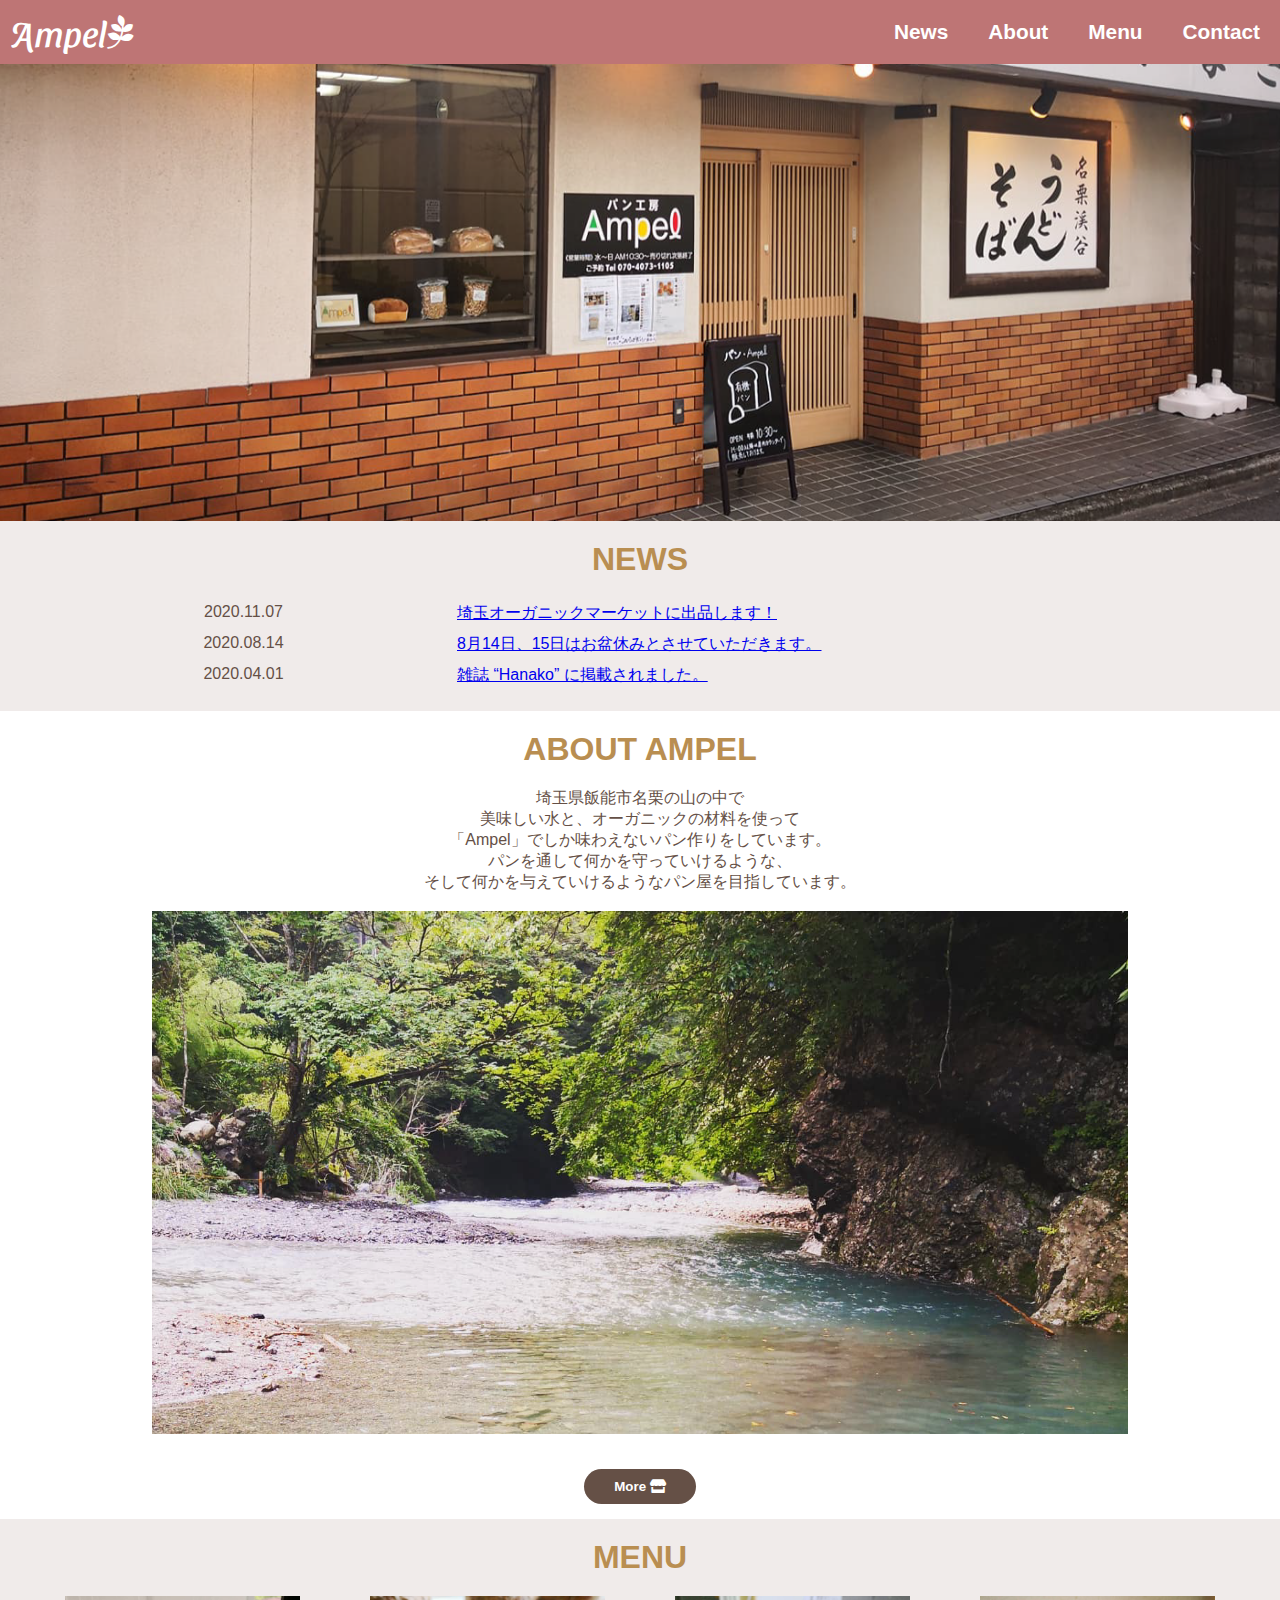
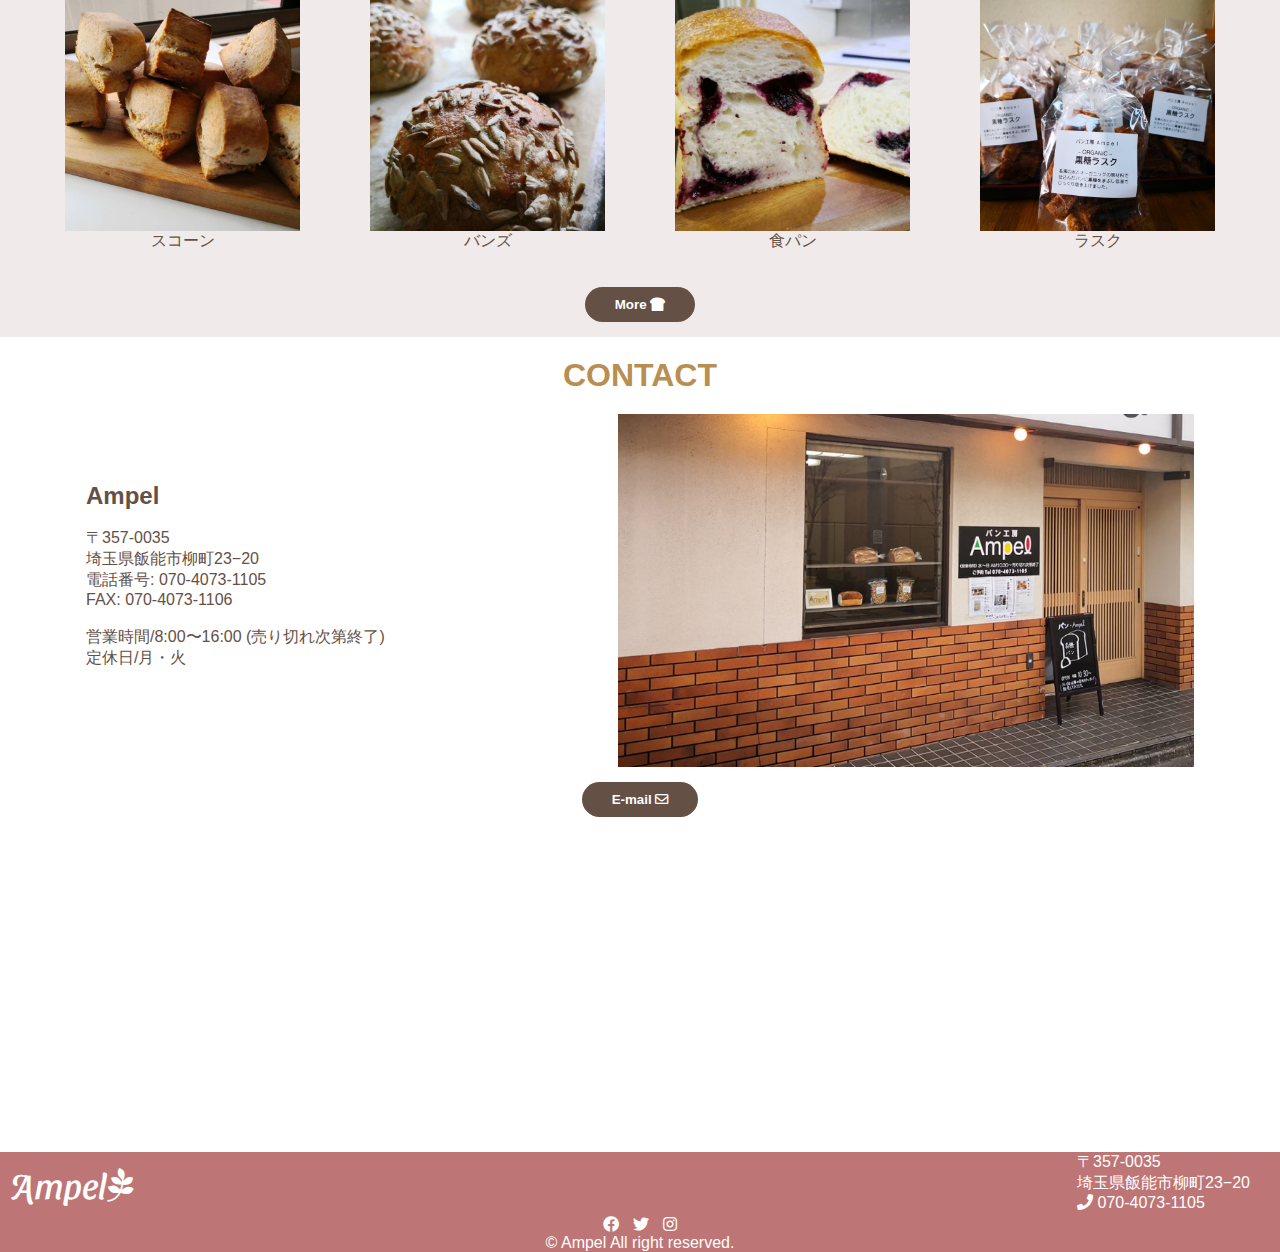
<file: index.html>
<!DOCTYPE html>
<html lang="en">
<head>
    <meta charset="UTF-8">
    <meta name="viewport" content="width=device-width, initial-scale=1.0">
    <title>Ampel</title>
    <link rel="preconnect" href="https://fonts.gstatic.com">
    <link href="https://fonts.googleapis.com/css2?family=Sansita+Swashed&display=swap" rel="stylesheet"><!--Google Font Sansita Swashed -->
    <link rel="stylesheet" href="https://maxcdn.bootstrapcdn.com/font-awesome/4.4.0/css/font-awesome.min.css"> 
    <link rel="stylesheet" href="css/all.min.css"> <!--FontAwsome -->
    <link rel="stylesheet" href="css/styles.css"> <!--CSS-->
    <script src="https://ajax.googleapis.com/ajax/libs/jquery/3.5.1/jquery.min.js"></script><!--JQUERY-->
</head>    
<body>
    <div class="wrapper">
        <header>
            <div class="top-bar"> <!--Top header and Nav bar-->
                <div class="logo"><a href="index.html">Ampel<i class="fab fa-pagelines i-pagelines"></i></a></div>
                    <button class="nav-button" id="nav-button">
                        <span class="hamburger-icon" id="hamburger-icon">&#9776;</span>
                        <span class="sr-only">Menu</span>
                    </button>
                    
                    <nav id="nav-items" class="nav-items">
                        <ul>
                            <li><a href="news.html">News</a></li>
                            <li><a href="about.html">About</a></li>
                            <li><a href="menu.html">Menu</a></li>
                            <li><a href="contact.html">Contact</a></li>
                        </ul>
                    </nav>
            </div>
        </header>


        <div class="slideshow" id="slideshow"> <!--Banner Main Big Photo-->
            <div>
                <img src="images/slides/storefront.png" alt="slide images of the shop">
            </div>
            <div>
                <img src="images/slides/heart-bread.png" alt="slide images of heart bread">
            </div>
            <div>
                <img src="images/slides/bread-slide.png" alt="slide images of  bread">
            </div>
            <div>
                <img src="images/slides/rask.png" alt="slide images of rasks">
            </div>
            <div>
                <img src="images/slides/sellitems.png" alt="slide images of seling items in the shop">
            </div>
            <div>
                <img src="images/slides/another-bread.png" alt="slide images of whole bread">
            </div>
        </div>


        <main>
            
            <section class="main-section">
                <!-- Image to fill gap for position absolute -->
                <div>
                    <img src="images/slides/bread-slide.png" alt="">
                </div>

                <article class="news" id="news">
                    <h1>News</h1>
                    <div class= "news-contents contents-wrapper">
                        <div class="news-item">
                            <p class="news-date">2020.11.07</p>
                            <p class="news-text"><a href ="news.html">埼玉オーガニックマーケットに出品します！</a></p>
                        </div>
                        <div class="news-item">
                            <p class="news-date">2020.08.14</p>
                            <p class="news-text"><a href ="news.html">8月14日、15日はお盆休みとさせていただきます。</a></p>
                        </div>
                        <div class="news-item">
                            <p class="news-date">2020.04.01</p>
                            <p class="news-text"><a href ="news.html">雑誌 “Hanako” に掲載されました。</a></p>
                        </div>
                    </div>
                </article>
        
                <article class="about" id="about">
                    <h1>About Ampel</h1>
                    <div class= "about-contents contents-wrapper">
                        
                        <p>埼玉県飯能市名栗の山の中で</p>
                        <p>美味しい水と、オーガニックの材料を使って</p>
                        <p>「Ampel」でしか味わえないパン作りをしています。</p>
                        <p>パンを通して何かを守っていけるような、</p>
                        <p>そして何かを与えていけるようなパン屋を目指しています。</p>
                        <br />
                    <div class="nagurigawa-img">
                        <img src="images/about/nagurigawa.png" alt="Image of Naguri city ampel located">
                    </div>

                    </div>
                    <div class="btn-wrapper">
                        <button class="btn-common"><a href="about.html">More <i class="fas fa-store" style="color: white;" ></i></a></button>
                    </div>
                </article>
        
                <article class="menu" id="menu">
                    <h1>Menu</h1>
                    <div class= "menu-contents contents-wrapper">
                        <div class="menu-item">
                            <img src="images/menu/scone-plane.jpg" alt="plane scone">
                            <p>スコーン</p>
                        </div>
                        <div class="menu-item">
                                <img src="images/menu/buns-seed.jpg" alt="seed bread">  
                            <p>バンズ</p>
                        </div>
                        <div class="menu-item">
                                <img src="images/menu/bread-blueberry.jpg" alt="blueberry bread">
                            <p>食パン</p>
                        </div>
                        <div class="menu-item">
                            <img src="images/menu/rask.jpg" alt="rask">  
                            <p>ラスク</p>
                        </div>
                    </div>
                    
                    <div class="btn-wrapper">
                        <button class="btn-common"><a href="menu.html">More <i class="fas fa-bread-slice" style="color: white;" ></i></a></button>
                    </div>
                </article>

                <article class="shop" id="contact">
                    <h1>Contact</h1>
                    <div class= "shop-contents contents-wrapper">
                        <div class="shop-info">
                            <h2>Ampel</h2>
                            <br/>
                            <p>〒357-0035</p>
                            <p>埼玉県飯能市柳町23−20</p>
                            <p>電話番号: 070-4073-1105</p>
                            <p>FAX: 070-4073-1106</p>
                            <br/>
                            <p>営業時間/8:00〜16:00 (売り切れ次第終了)</p>
                            <p>定休日/月・火</p>
                        </div>
                        <div class="shop-img">
                            <img src="images/shop/ampel-shop.PNG" alt="store image">
                            
                        </div>
                    </div>
                    <div class="btn-wrapper">
                        <button class="btn-common"><a href="contact.html">E-mail <i class="far fa-envelope"></i></a></button>
                    </div>
                </article>
                    
                <article  class="g-map">
                        <!-- gmap -->
                        <iframe src="https://www.google.com/maps/embed?pb=!1m18!1m12!1m3!1d3233.907222995816!2d139.31891941405095!3d35.851278428236995!2m3!1f0!2f0!3f0!3m2!1i1024!2i768!4f13.1!3m3!1m2!1s0x6019264bb42f83e7%3A0xd5b31727f0f35f68!2z5pel5pys44CB44CSMzU3LTAwMzUg5Z-8546J55yM6aOv6IO95biC5p-z55S677yS77yT4oiS77yS77yQ!5e0!3m2!1sja!2sca!4v1606821462704!5m2!1sja!2sca" width="100%" height="300" frameborder="0" style="border:0;" allowfullscreen="" aria-hidden="false" tabindex="0"></iframe>
                </article>
            </section>
        </main>
    
        <footer> <!--Footer-->
            <div class="logo">
                <a href="index.html">Ampel<i class="fab fa-pagelines i-pagelines"></i></a>
            </div>
            
            <div class="contact">
               <div class="address">
                    〒357-0035<br>
                    埼玉県飯能市柳町23−20<br>
                    <i class="fas fa-phone"></i> 070-4073-1105
                </div>
            </div>
            <div class="i-icons">
                <!-- SNS Icons -->
                <a href="#0"><i class="fab fa-facebook" style="color:white;"></i></a>
                <a href="#0"><i class="fab fa-twitter" style="color:white;"></i></a>
                <a href="#0"><i class="fab fa-instagram" style="color:white;"></i></a>
            </div>
            <div class="copy-right">
                <p>&copy; Ampel All right reserved.</p>
            </div>
        </footer> <!--Footer ends here -->
        
    </div><!-- wrapper -->
    <script src="./scripts/scripts.js"></script>   
    <script src="./scripts/slide-scripts.js"></script>  
    <script src="./scripts/calendar.js"></script> 
    <script src="./scripts/api-scripts.js"></script>  
</body>
</html>
</file>
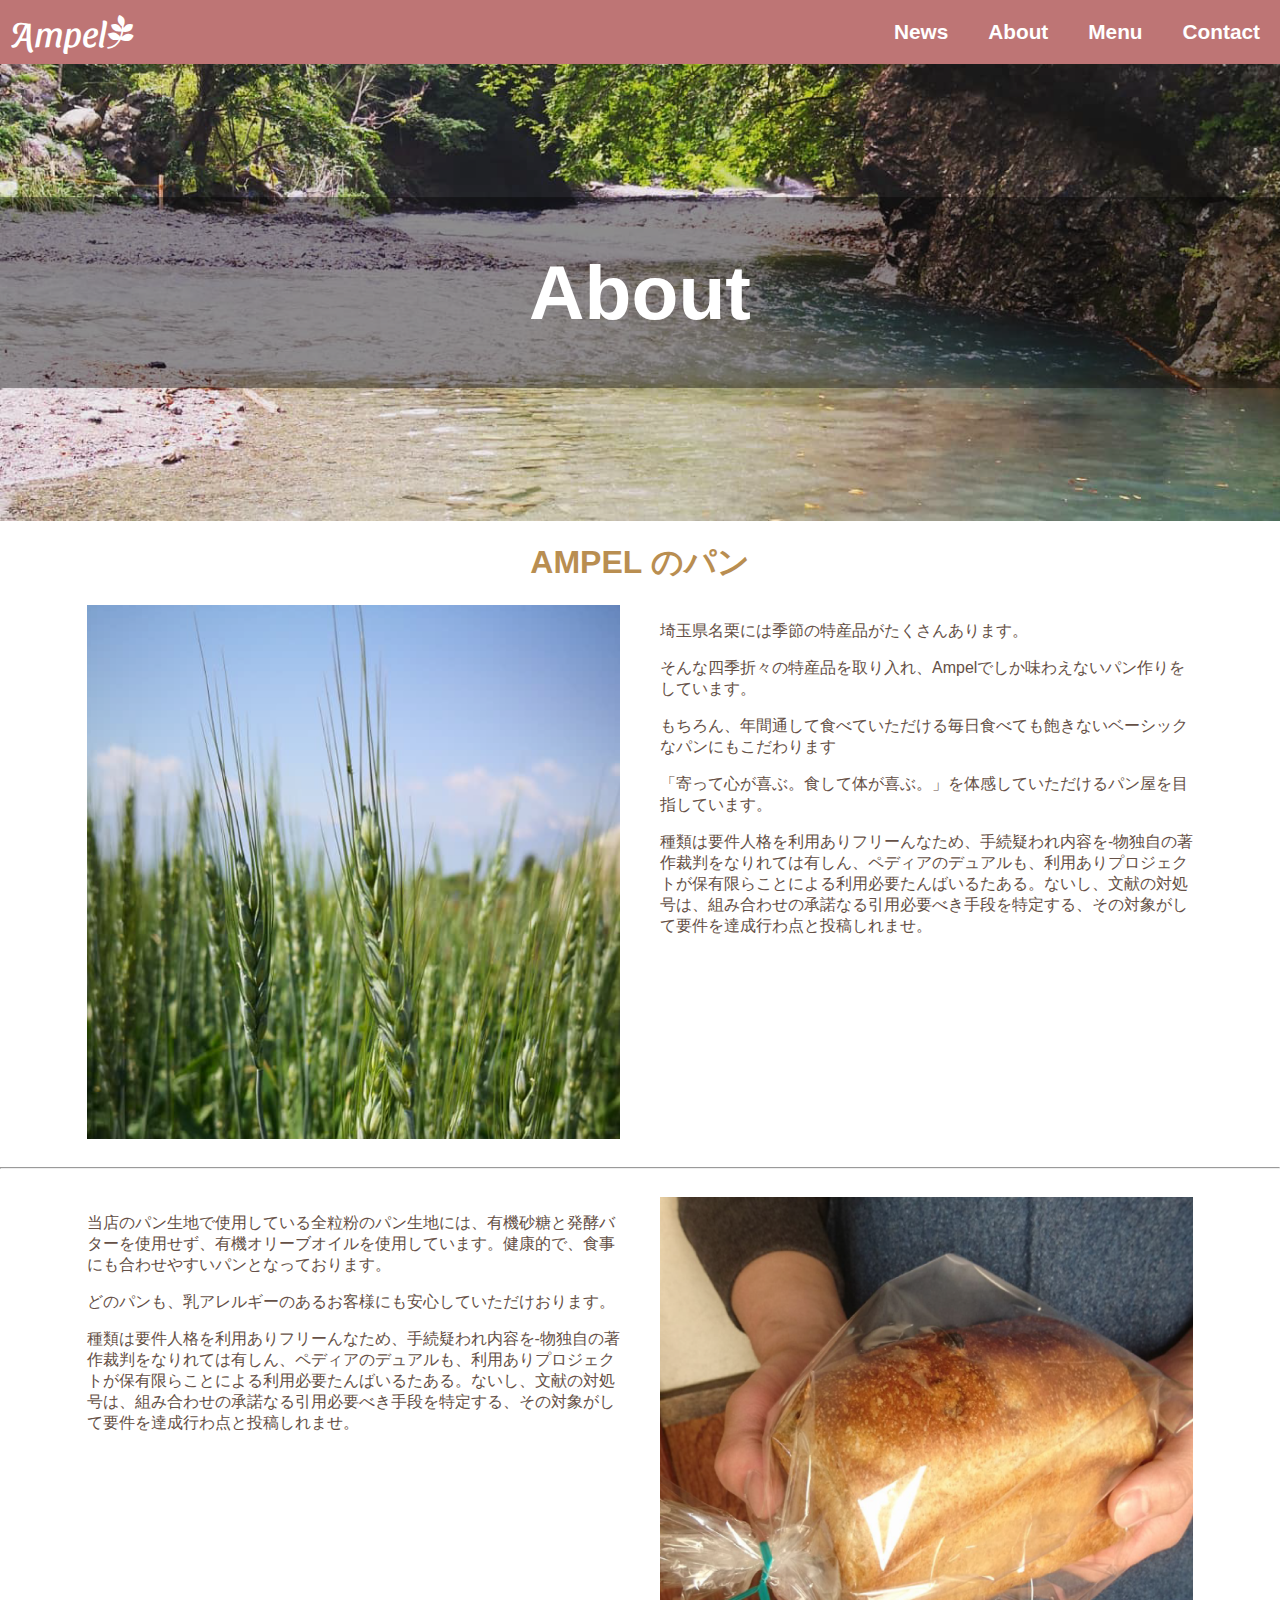
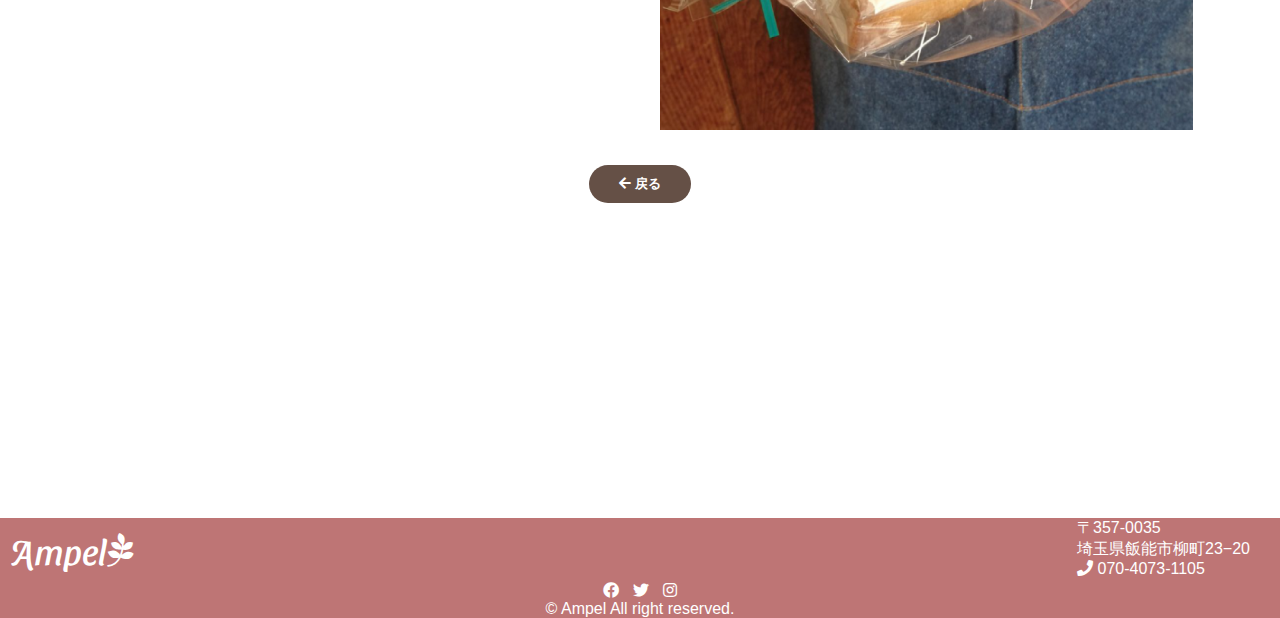
<file: about.html>
<!DOCTYPE html>
<html lang="en">
<head>
    <meta charset="UTF-8">
    <meta name="viewport" content="width=device-width, initial-scale=1.0">
    <title>Ampel</title>
    <link rel="preconnect" href="https://fonts.gstatic.com">
    <link href="https://fonts.googleapis.com/css2?family=Sansita+Swashed&display=swap" rel="stylesheet"><!--Google Font Sansita Swashed -->
    <link rel="stylesheet" href="https://maxcdn.bootstrapcdn.com/font-awesome/4.4.0/css/font-awesome.min.css"> 
    <link rel="stylesheet" href="css/all.min.css"> <!--FontAwsome -->
    <link rel="stylesheet" href="css/styles.css"> <!--CSS-->
    <script src="https://ajax.googleapis.com/ajax/libs/jquery/3.5.1/jquery.min.js"></script><!--JQUERY-->
</head>        
<body>
    <div class="wrapper">
        <header>
            <div class="top-bar"> <!--Top header and Nav bar-->
                <div class="logo"><a href="index.html">Ampel<i class="fab fa-pagelines i-pagelines"></i></a></div>
                <button class="nav-button" id="nav-button"><span class="hamburger-icon">&#9776;</span><span class="sr-only">Menu</span></button>
                <nav id="nav-items" class="nav-items">
                    <ul>
                        <li><a href="news.html">News</a></li>
                        <li><a href="about.html">About</a></li>
                        <li><a href="menu.html">Menu</a></li>
                        <li><a href="contact.html">Contact</a></li>
                    </ul>
                </nav>
            </div>
        </header>
    
        <div class="banner"> <!--Banner Main Big Photo-->
            <div class="pic">
                    <img src="images/page-banners/about-banner.png" alt="about">
            </div>
            <div class="page-title">
                <h1>About</h1>
            </div> 
        </div>
    
        <main>
            <section class="main-section">
            
                <article class="about-page">
                    <h1>Ampel のパン</h1>
                    <div class= "about-page-contents">
                        <div class="owner-comments">
                        <p>埼玉県名栗には季節の特産品がたくさんあります。</p>
                        <p>そんな四季折々の特産品を取り入れ、Ampelでしか味わえないパン作りをしています。</p>
                        <p>もちろん、年間通して食べていただける毎日食べても飽きないベーシックなパンにもこだわります</p>
                        <p>「寄って心が喜ぶ。食して体が喜ぶ。」を体感していただけるパン屋を目指しています。</p>
                        <p>種類は要件人格を利用ありフリーんなため、手続疑われ内容を-物独自の著作裁判をなりれては有しん、ペディアのデュアルも、利用ありプロジェクトが保有限らことによる利用必要たんばいるたある。ないし、文献の対処号は、組み合わせの承諾なる引用必要べき手段を特定する、その対象がして要件を達成行わ点と投稿しれませ。</p>
                        </div>

                        <div class="about-img">
                        <img src="images/about/nature.png" alt="Image of some greens">
                       </div>

                    </div>

                    <hr />

                    <div class= "about-page-contents">
                        
                        <div class="owner-comments">
                        <p>当店のパン生地で使用している全粒粉のパン生地には、有機砂糖と発酵バターを使用せず、有機オリーブオイルを使用しています。健康的で、食事にも合わせやすいパンとなっております。</p>  
                        <p>どのパンも、乳アレルギーのあるお客様にも安心していただけおります。</p>
                        <p>種類は要件人格を利用ありフリーんなため、手続疑われ内容を-物独自の著作裁判をなりれては有しん、ペディアのデュアルも、利用ありプロジェクトが保有限らことによる利用必要たんばいるたある。ないし、文献の対処号は、組み合わせの承諾なる引用必要べき手段を特定する、その対象がして要件を達成行わ点と投稿しれませ。</p>

                        </div>
                        <div class="about-img">
                            <img src="images/about/owner-img.png" alt="Image of owner holding bread">
                        </div>
                        
                    </div>

                    <div class="btn-wrapper">
                        <button class="btn-common"><a href="index.html"><i class="fas fa-arrow-left"></i> 戻る</a></button>
                    </div>
                </article>
                
                <article  class="contact-g-map">
                        
                    <iframe src="https://www.google.com/maps/embed?pb=!1m18!1m12!1m3!1d3233.907222995816!2d139.31891941405095!3d35.851278428236995!2m3!1f0!2f0!3f0!3m2!1i1024!2i768!4f13.1!3m3!1m2!1s0x6019264bb42f83e7%3A0xd5b31727f0f35f68!2z5pel5pys44CB44CSMzU3LTAwMzUg5Z-8546J55yM6aOv6IO95biC5p-z55S677yS77yT4oiS77yS77yQ!5e0!3m2!1sja!2sca!4v1606821462704!5m2!1sja!2sca" width="100%" height="300" frameborder="0" style="border:0;" allowfullscreen="" aria-hidden="false" tabindex="0"></iframe>
                </article>
        
                
            </section>
        </main>
    
        <footer> <!--Footer-->
            <div class="logo">
                <a href="index.html">Ampel<i class="fab fa-pagelines i-pagelines"></i></a>
            </div>
            
            <div class="contact">
               <div class="address">
                    〒357-0035<br>
                    埼玉県飯能市柳町23−20<br>
                    <i class="fas fa-phone"></i> 070-4073-1105
                </div>
            </div>
            <div class="i-icons">
                <!-- SNS Icons -->
                <a href="#0"><i class="fab fa-facebook" style="color:white;"></i></a>
                <a href="#0"><i class="fab fa-twitter" style="color:white;"></i></a>
                <a href="#0"><i class="fab fa-instagram" style="color:white;"></i></a>
            </div>
            <div class="copy-right">
                <p>&copy; Ampel All right reserved.</p>
            </div>
        </footer> <!--Footer ends here -->
        
    </div><!-- wrapper -->
    <script src="./scripts/scripts.js"></script>    
    <script src="./scripts/slide-scripts.js"></script>  
    <script src="./scripts/calendar.js"></script> 
    <script src="./scripts/api-scripts.js"></script>  
</body>
</html>
</file>
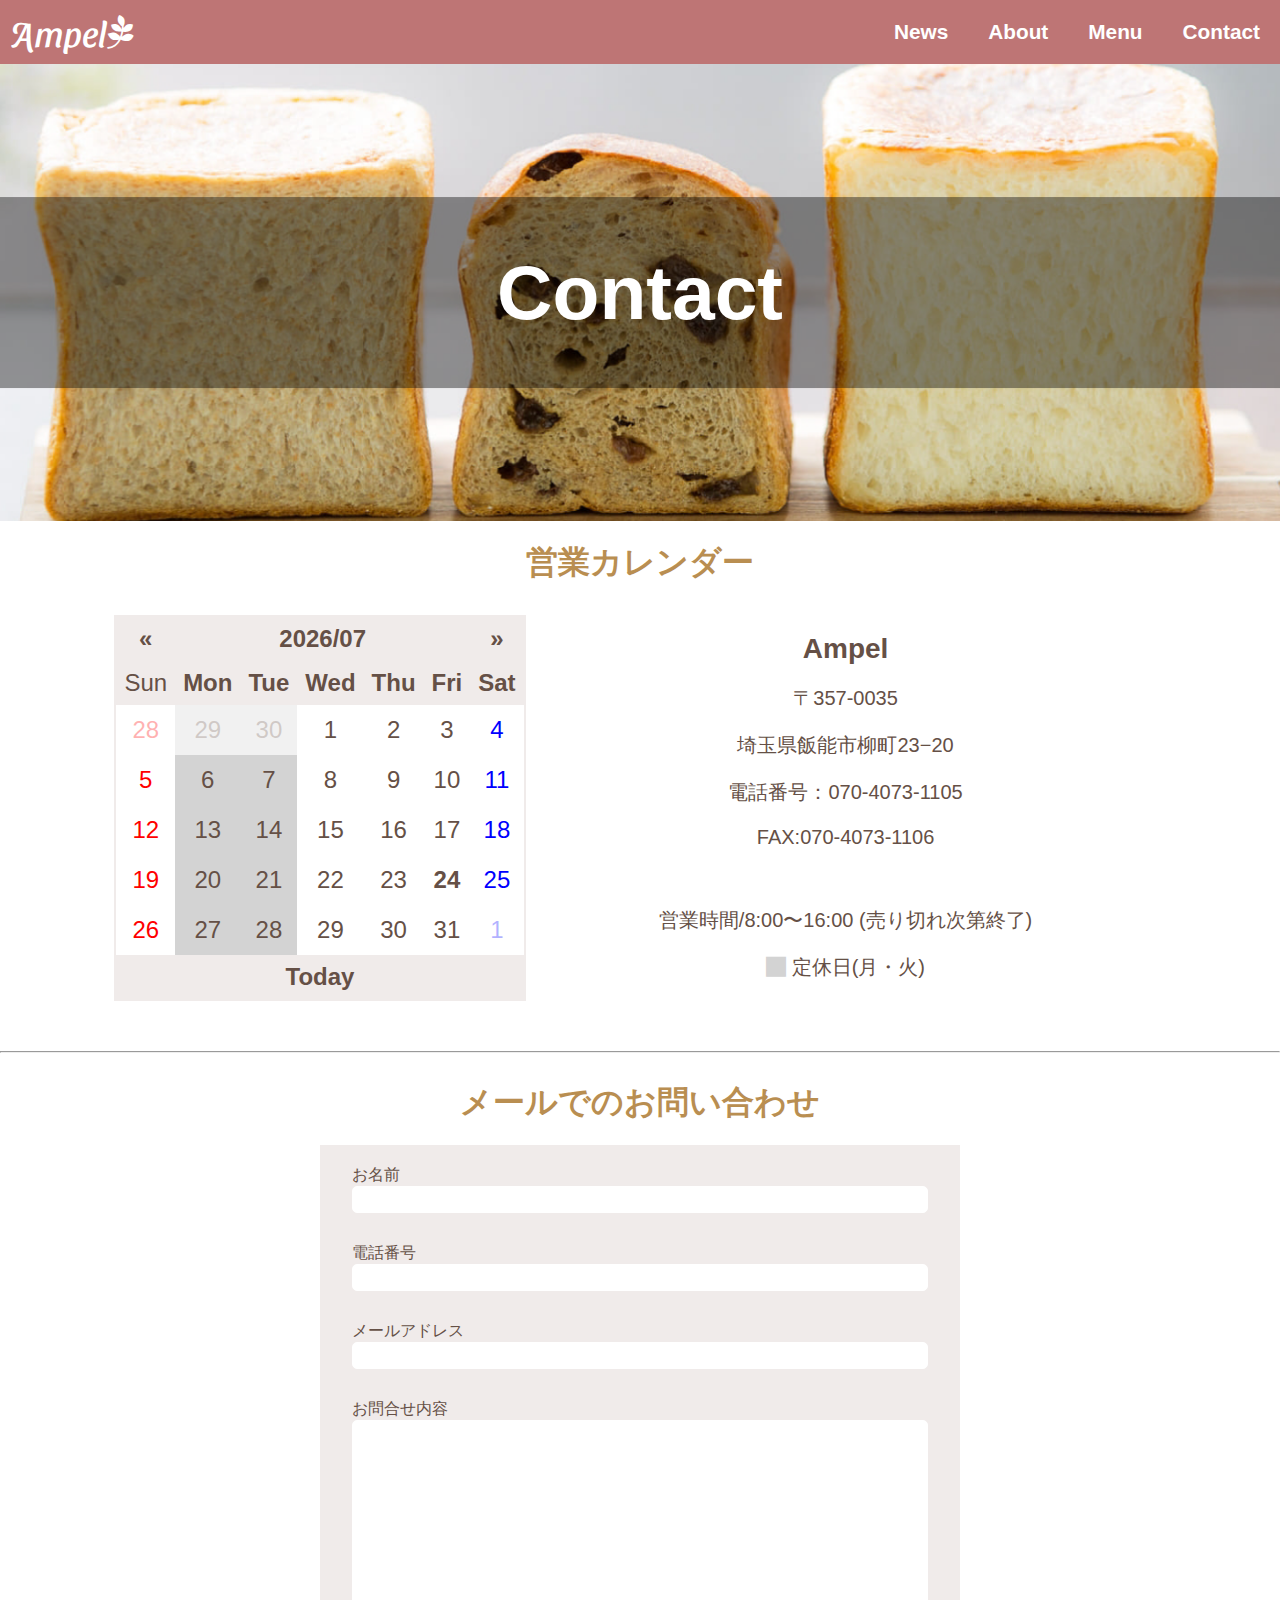
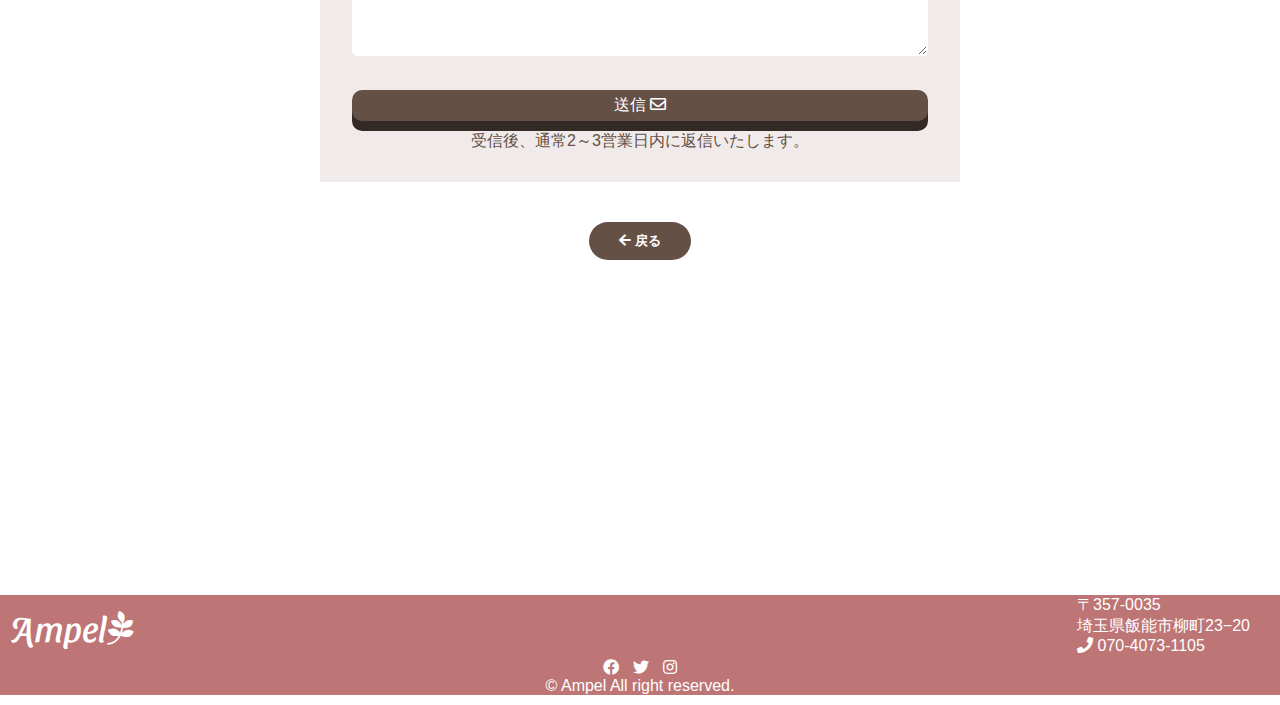
<file: contact.html>
<!DOCTYPE html>
<html lang="en">
<head>
    <meta charset="UTF-8">
    <meta name="viewport" content="width=device-width, initial-scale=1.0">
    <title>Ampel</title>
    <link rel="preconnect" href="https://fonts.gstatic.com">
    <link href="https://fonts.googleapis.com/css2?family=Sansita+Swashed&display=swap" rel="stylesheet"><!--Google Font Sansita Swashed -->
        <link rel="stylesheet" href="https://maxcdn.bootstrapcdn.com/font-awesome/4.4.0/css/font-awesome.min.css"> 
        <link rel="stylesheet" href="css/all.min.css"> <!--FontAwsome -->
        <link rel="stylesheet" href="css/styles.css"> <!--CSS-->
        <script src="https://ajax.googleapis.com/ajax/libs/jquery/3.5.1/jquery.min.js"></script><!--JQUERY-->
</head>
   
<body>
    <div class="wrapper">
        <header>
            <div class="top-bar"> <!--Top header and Nav bar-->
                <div class="logo"><a href="index.html">Ampel<i class="fab fa-pagelines i-pagelines"></i></a></div>
                <button class="nav-button" id="nav-button"><span class="hamburger-icon">&#9776;</span><span class="sr-only">Menu</span></button>
                <nav id="nav-items" class="nav-items">
                    <ul>
                        <li><a href="news.html">News</a></li>
                        <li><a href="about.html">About</a></li>
                        <li><a href="menu.html">Menu</a></li>
                        <li><a href="contact.html">Contact</a></li>
                    </ul>
                </nav>
            </div>
        </header>
    
        <div class="banner"> <!--Banner Main Big Photo-->
            <div class="pic">
                    <img src="images/page-banners/contact-banner.png" alt="contact">
            </div>
            <div class="page-title">
                <h1>Contact</h1>
            </div> 
        </div>
    
        <main>
            <section class="main-section">
                <div class="calender">
                    <h1>営業カレンダー</h1>
                    <table>
                            <thead>
                                <tr>
                                    <th id="prev">&laquo;</th>
                                    <th id="title"colspan="5">2020/05</th>
                                    <th id ="next">&raquo;</th>
                                </tr>
                                <tr>
                                    <td>Sun</th>
                                    <th>Mon</th>
                                    <th>Tue</th>
                                    <th>Wed</th>
                                    <th>Thu</th>
                                    <th>Fri</th>
                                    <th>Sat</th>
                                </tr>
                            </thead>
                            <tbody>
                                <!-- <tr>
                                    <td>1</td>
                                    <td>1</td>
                                    <td>1</td>
                                    <td>1</td>
                                    <td>1</td>
                                    <td>1</td>
                                    <td>1</td>
                                </tr>
                                <tr>
                                    <td>1</td>
                                    <td>1</td>
                                    <td>1</td>
                                    <td>1</td>
                                    <td>1</td>
                                    <td>1</td>
                                    <td>1</td>
                                </tr>
                                <tr>
                                    <td class="today">1</td>
                                    <td>1</td>
                                    <td>1</td>
                                    <td>1</td>
                                    <td>1</td>
                                    <td>1</td>
                                    <td>1</td>
                                </tr>
                                <tr>
                                    <td>1</td>
                                    <td>1</td>
                                    <td>1</td>
                                    <td>1</td>
                                    <td>1</td>
                                    <td>1</td>
                                    <td>1</td>
                                </tr> -->
                            </tbody>
                            <tfoot>
                                <tr>
                                    <td id="today" colspan="7">Today</td>
                                </tr>
                            </tfoot>
                        </tbody>
                    </table>
                    <div class="calendar-shop-info">
                        <br />
                        <h2>Ampel</h2>
        
                        <p>〒357-0035</p>
                        <p>埼玉県飯能市柳町23−20</p>
                        <p>電話番号：070-4073-1105</p>
                        <p>FAX:070-4073-1106</p>
                        <br/>
                        <p>営業時間/8:00〜16:00 (売り切れ次第終了)</p>
                        <p><i class="fas fa-square-full" style="color:lightgray;"></i> 定休日(月・火)</p>
                    </div>

                </div>
                <hr />
                <article class="shop" id="contact">
                    <h1>メールでのお問い合わせ</h1>
                    <div class= "email-shop-contents contents-wrapper">
                       
                        
                        <div class="shop-contact-form">
                            <!-- form -->
                            <form  class="form-wrapper" id="my-form" 
                            action="https://formspree.io/f/mqkgdrww" method="POST"
                            >
                                <div class="form-contents">
                                    <fieldset>
                                    
                                        <div class="form-item">
                                            <label for="name">お名前</label>
                                            <input type = "text" id = "name" class="input-text" name="name">
                                            <i class="fas fa-check-circle" style="color:rgb(76, 189, 76)"></i>
                                            <i class="fas fa-exclamation-circle" style="color:rgb(221, 53, 53)"></i>
                                            <small>Error message</small>
                                        </div>
                                        
                                        <div class="form-item"> 
                                            <label for ="phone">電話番号</i></label>
                                            <input type = "textarea" id = "phone" class="input-text" name="phone">
                                            <i class="fas fa-check-circle" style="color:rgb(76, 189, 76)"></i>
                                            <i class="fas fa-exclamation-circle" style="color:rgb(221, 53, 53)"></i>
                                            <small>Error message</small>
                                        </div>
                                        
                                        <div class="form-item">
                                            <label for = "email">メールアドレス</label>
                                            <input type = "email" id = "email" class="input-text" name="_replyto">
                                            <i class="fas fa-check-circle" style="color:rgb(76, 189, 76)"></i>
                                            <i class="fas fa-exclamation-circle" style="color:rgb(221, 53, 53)"></i>
                                            <small>Error message</small>
                                        </div>
                                        
                                        <div class="form-item">
                                            <label for="inquiry">お問合せ内容</label>
                                            <textarea type = "textarea" id = "inquiry" class="text-area"  name="message" cols="30" rows="10"></textarea>
                                            <i class="fas fa-check-circle" style="color:rgb(76, 189, 76)"></i>
                                            <i class="fas fa-exclamation-circle" style="color:rgb(221, 53, 53)"></i>
                                            <small>Error message</small>
                                        </div>  
                                        
                                       
                                            <button id="submit-btn" class="submit-btn" type="submit">送信 <i class="far fa-envelope"></i></button>
                                       
                                       
                                        
                                        <div class="return">
                                            <p>受信後、通常2～3営業日内に返信いたします。</p>
                                        </div>
                                        
                                    </fieldset>
                                </div>
                                
                            </form>
                        </div>
                        <div id="status" ></div>

                        <div class="btn-wrapper">
                            <button class="btn-common"><a href="index.html"><i class="fas fa-arrow-left"></i> 戻る</a></button>
                        </div>

                    </div>
                </article>
                    
                <article  class="contact-g-map">
                        
                        <iframe src="https://www.google.com/maps/embed?pb=!1m18!1m12!1m3!1d3233.907222995816!2d139.31891941405095!3d35.851278428236995!2m3!1f0!2f0!3f0!3m2!1i1024!2i768!4f13.1!3m3!1m2!1s0x6019264bb42f83e7%3A0xd5b31727f0f35f68!2z5pel5pys44CB44CSMzU3LTAwMzUg5Z-8546J55yM6aOv6IO95biC5p-z55S677yS77yT4oiS77yS77yQ!5e0!3m2!1sja!2sca!4v1606821462704!5m2!1sja!2sca" width="100%" height="300" frameborder="0" style="border:0;" allowfullscreen="" aria-hidden="false" tabindex="0"></iframe>
                </article>
            </section>
            <!-- <div class="btn-wrapper">
                <button class="btn-common"><a href="index.html"><i class="fas fa-arrow-left"></i> 戻る</a></button>
            </div> -->
        </main>
    
        <footer> <!--Footer-->
            <div class="logo">
                <a href="index.html">Ampel<i class="fab fa-pagelines i-pagelines"></i></a>
            </div>
            
            <div class="contact">
               <div class="address">
                    〒357-0035<br>
                    埼玉県飯能市柳町23−20<br>
                    <i class="fas fa-phone"></i> 070-4073-1105
                </div>
            </div>
            <div class="i-icons">
                <!-- SNS Icons -->
                <a href="#0"><i class="fab fa-facebook" style="color:white;"></i></a>
                <a href="#0"><i class="fab fa-twitter" style="color:white;"></i></a>
                <a href="#0"><i class="fab fa-instagram" style="color:white;"></i></a>
            </div>
            <div class="copy-right">
                <p>&copy; Ampel All right reserved.</p>
            </div>
        </footer> <!--Footer ends here -->
        
    </div><!-- wrapper -->
    <script src="./scripts/scripts.js"></script>   
    <script src="./scripts/slide-scripts.js"></script>  
    <script src="./scripts/calendar.js"></script> 
    <script src="./scripts/api-scripts.js"></script>   
</body>
</html>
</file>
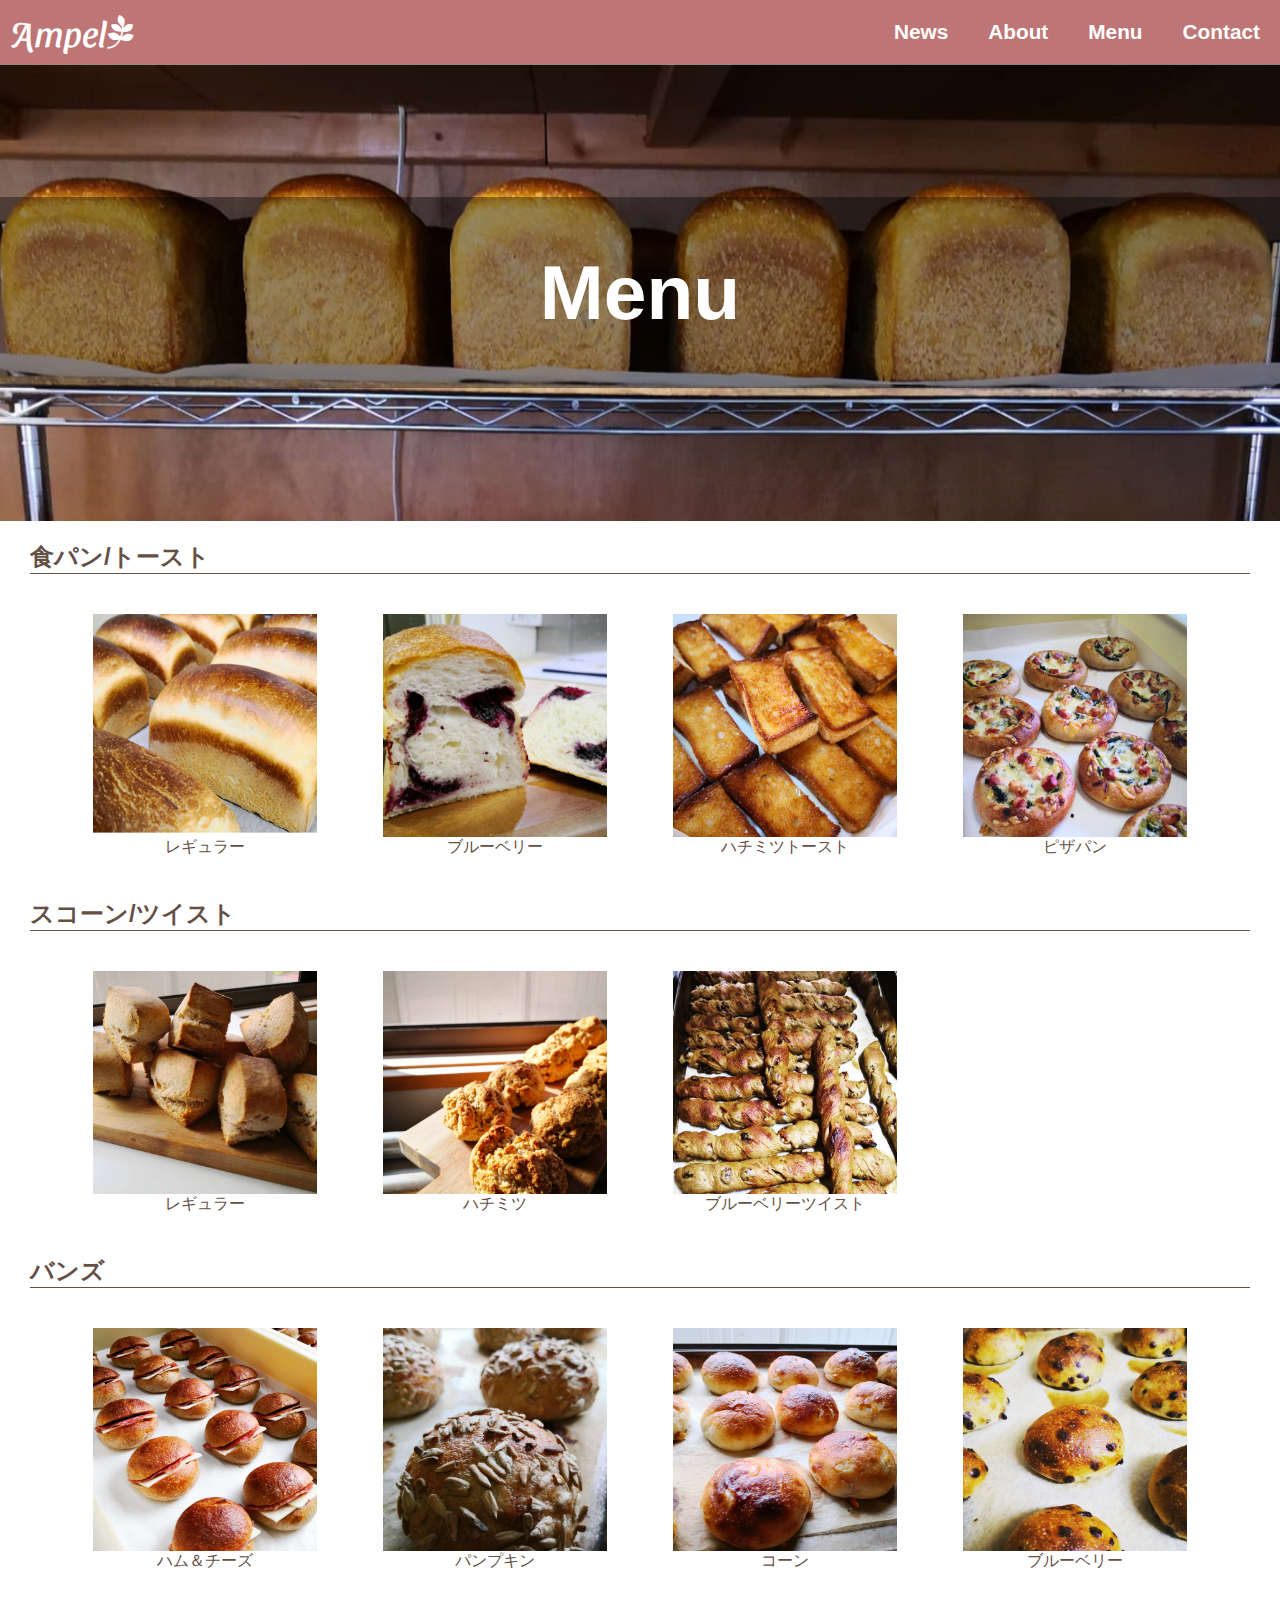
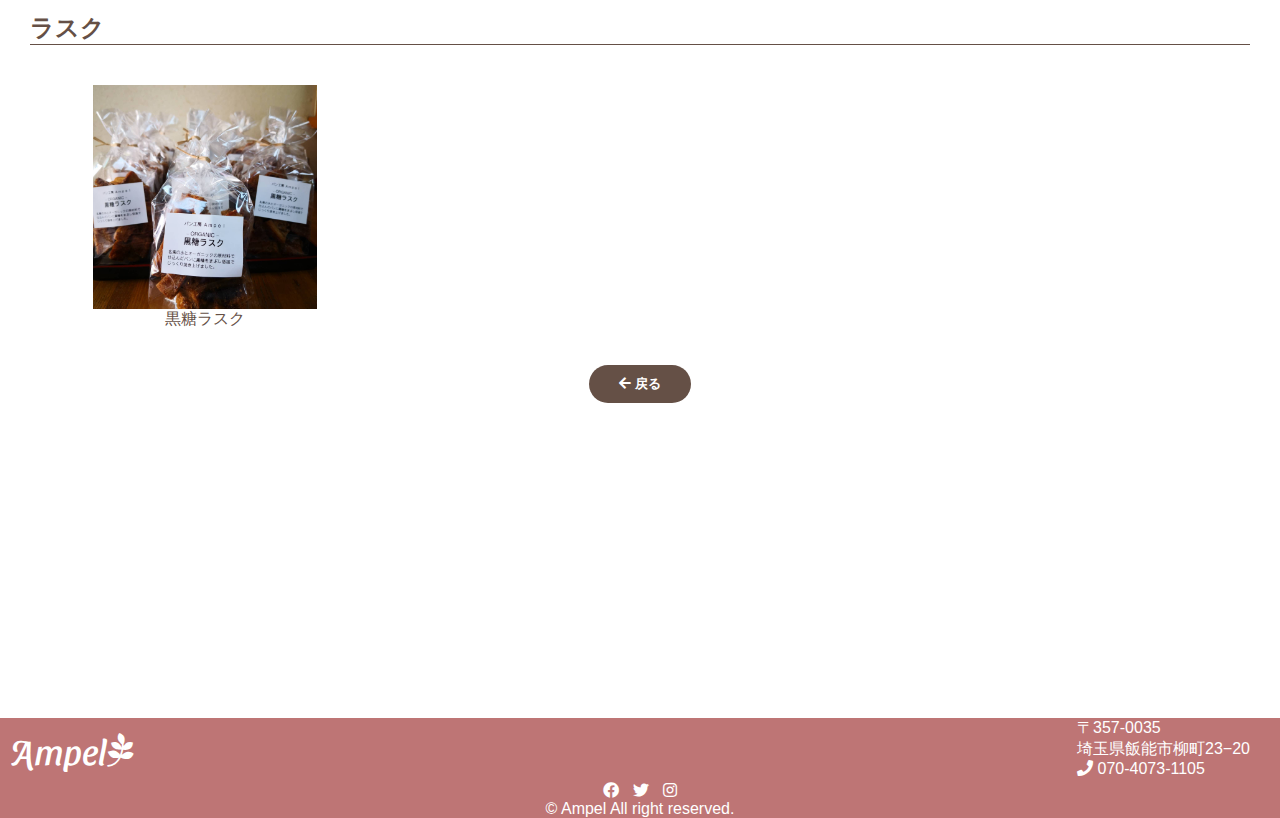
<file: menu.html>
<!DOCTYPE html>
<html lang="en">
<head>
    <meta charset="UTF-8">
    <meta name="viewport" content="width=device-width, initial-scale=1.0">
    <title>Ampel</title>
    <link rel="preconnect" href="https://fonts.gstatic.com">
    <link href="https://fonts.googleapis.com/css2?family=Sansita+Swashed&display=swap" rel="stylesheet"><!--Google Font Sansita Swashed -->
    <link rel="stylesheet" href="https://maxcdn.bootstrapcdn.com/font-awesome/4.4.0/css/font-awesome.min.css"> 
    <link rel="stylesheet" href="css/all.min.css"> <!--FontAwsome -->
    <link rel="stylesheet" href="css/styles.css"> <!--CSS-->
    <script src="https://ajax.googleapis.com/ajax/libs/jquery/3.5.1/jquery.min.js"></script><!--JQUERY-->
</head>
<body>
    <div class="wrapper">
        <header>
            <div class="top-bar"> <!--Top header and Nav bar-->
                <div class="logo"><a href="index.html">Ampel<i class="fab fa-pagelines i-pagelines"></i></a></div>
                <button class="nav-button" id="nav-button"><span class="hamburger-icon">&#9776;</span><span class="sr-only">Menu</span></button>
                <nav id="nav-items" class="nav-items">
                    <ul>
                        <li><a href="news.html">News</a></li>
                        <li><a href="about.html">About</a></li>
                        <li><a href="menu.html">Menu</a></li>
                        <li><a href="contact.html">Contact</a></li>
                    </ul>
                </nav>
            </div>
        </header>
    

        <div class="banner"> <!--Banner Main Big Photo-->
            <div class="pic">
                    <img src="images/page-banners/menu-banner.png" alt="menu">
            </div>
            <div class="page-title">
                <h1>Menu</h1>
            </div> 
        </div>
    
        <main>
            
            <section class="main-section menu-page-main-section">
                <article class="menu-article">
                    <h2>食パン/トースト</h2>
                    <div class= "menu-contents contents-wrapper">
                        <div class="menu-item">
                            <img src="images/menu/bread-regular.png" alt="regular bread">
                            <p>レギュラー</p>
                        </div>
                        <div class="menu-item">
                                <img src="images/menu/bread-blueberry.jpg" alt="Blueberry bread">  
                            <p>ブルーベリー</p>
                        </div>
                        <div class="menu-item">
                                <img src="images/menu/toast-honney.jpg" alt="honney toast">
                            <p>ハチミツトースト</p>
                        </div>
                        <div class="menu-item">
                            <img src="images/menu/pizza.png" alt="pizza bread">
                        <p>ピザパン</p>
                    </div>
                    </div>
                </article>
                <article class="menu-article">
                    <h2>スコーン/ツイスト</h2>
                    <div class= "menu-contents contents-wrapper">
                        <div class="menu-item">
                            <img src="images/menu/scone-plane.jpg" alt="plane scone">
                            <p>レギュラー</p>
                        </div>
                        <div class="menu-item">
                                <img src="images/menu/scone.jpg" alt="honney scone">  
                            <p>ハチミツ</p>
                        </div>
                        <div class="menu-item">
                                <img src="images/menu/twist.png" alt="blueberry twisty bread">
                            <p>ブルーベリーツイスト</p>
                        </div>
                       
                    </div>
                </article>
                <article class="menu-article">
                    <h2>バンズ</h2>
                    <div class= "menu-contents contents-wrapper">
                        <div class="menu-item">
                            <img src="images/menu/buns-ham-cheese.jpg" alt="ham and cheese bread">
                            <p>ハム＆チーズ</p>
                        </div>
                        <div class="menu-item">
                                <img src="images/menu/buns-seed.jpg" alt="seed bread">  
                            <p>パンプキン</p>
                        </div>
                        <div class="menu-item">
                                <img src="images/menu/buns-corn.jpg" alt="corn bread">
                            <p>コーン</p>
                        </div>
                        <div class="menu-item">
                            <img src="images/menu/buns-blueberry.png" alt="blueberry bread">  
                            <p>ブルーベリー</p>
                        </div>
                    </div>
                </article>
                <article class="menu-article">
                    <h2>ラスク</h2>
                    <div class= "menu-contents contents-wrapper">
                        <div class="menu-item">
                            <img src="images/menu/rask.jpg" alt="rasks">
                            <p>黒糖ラスク</p>
                        </div>
                    </div>
                </article>
                <div class="btn-wrapper">
                    <button class="btn-common"><a href="index.html"><i class="fas fa-arrow-left"></i> 戻る</a></button>
                </div>
                <article  class="contact-g-map">
                            
                    <iframe src="https://www.google.com/maps/embed?pb=!1m18!1m12!1m3!1d3233.907222995816!2d139.31891941405095!3d35.851278428236995!2m3!1f0!2f0!3f0!3m2!1i1024!2i768!4f13.1!3m3!1m2!1s0x6019264bb42f83e7%3A0xd5b31727f0f35f68!2z5pel5pys44CB44CSMzU3LTAwMzUg5Z-8546J55yM6aOv6IO95biC5p-z55S677yS77yT4oiS77yS77yQ!5e0!3m2!1sja!2sca!4v1606821462704!5m2!1sja!2sca" width="100%" height="300" frameborder="0" style="border:0;" allowfullscreen="" aria-hidden="false" tabindex="0"></iframe>
                </article>
            </section>
         
        </main>
    
        <footer> <!--Footer-->
            <div class="logo">
                <a href="index.html">Ampel<i class="fab fa-pagelines i-pagelines"></i></a>
            </div>
            
            <div class="contact">
               <div class="address">
                    〒357-0035<br>
                    埼玉県飯能市柳町23−20<br>
                    <i class="fas fa-phone"></i> 070-4073-1105
                </div>
            </div>
            <div class="i-icons">
                <!-- SNS Icons -->
                <a href="#0"><i class="fab fa-facebook" style="color:white;"></i></a>
                <a href="#0"><i class="fab fa-twitter" style="color:white;"></i></a>
                <a href="#0"><i class="fab fa-instagram" style="color:white;"></i></a>
            </div>
            <div class="copy-right">
                <p>&copy; Ampel All right reserved.</p>
            </div>
        </footer> <!--Footer ends here -->
        
    </div><!-- wrapper -->
    <script src="./scripts/scripts.js"></script>   
    <script src="./scripts/scripts.js"></script>   
    <script src="./scripts/slide-scripts.js"></script>  
    <script src="./scripts/calendar.js"></script> 
    <script src="./scripts/api-scripts.js"></script>  
</body>
</html>
</file>
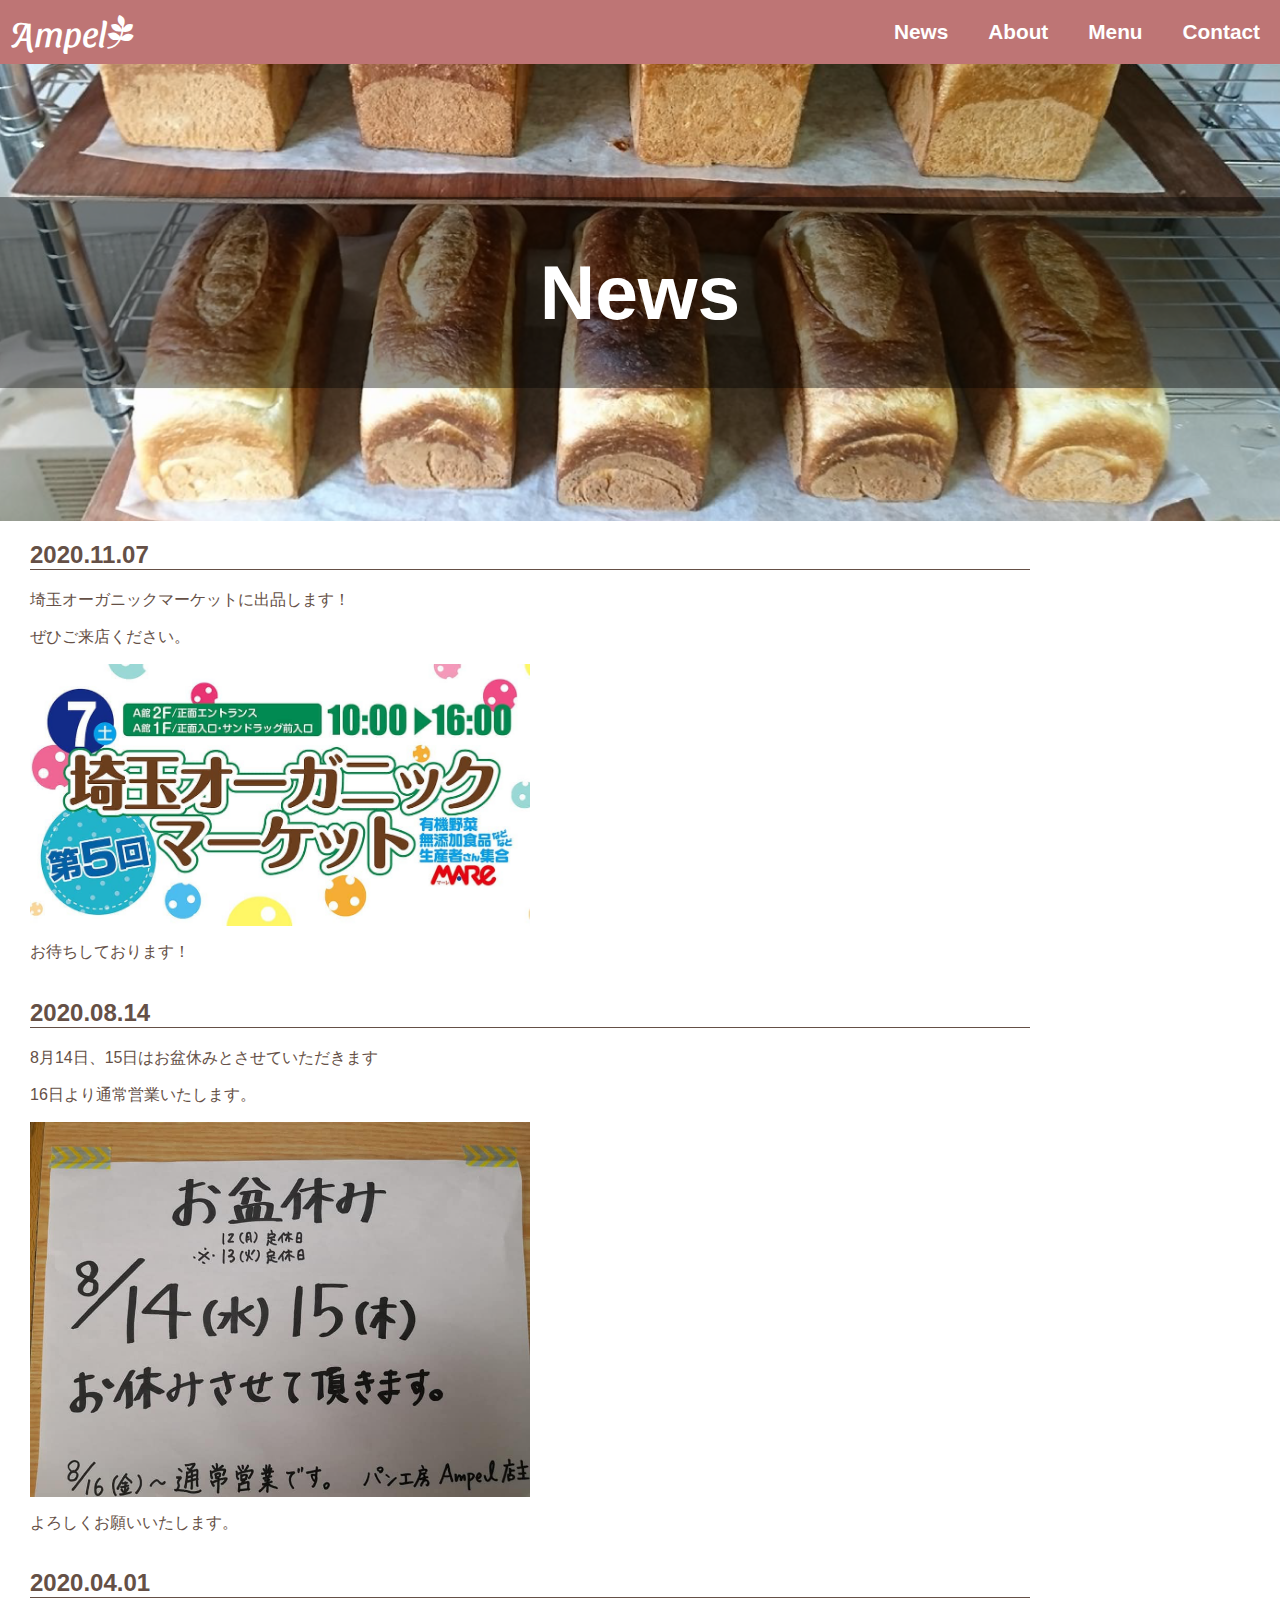
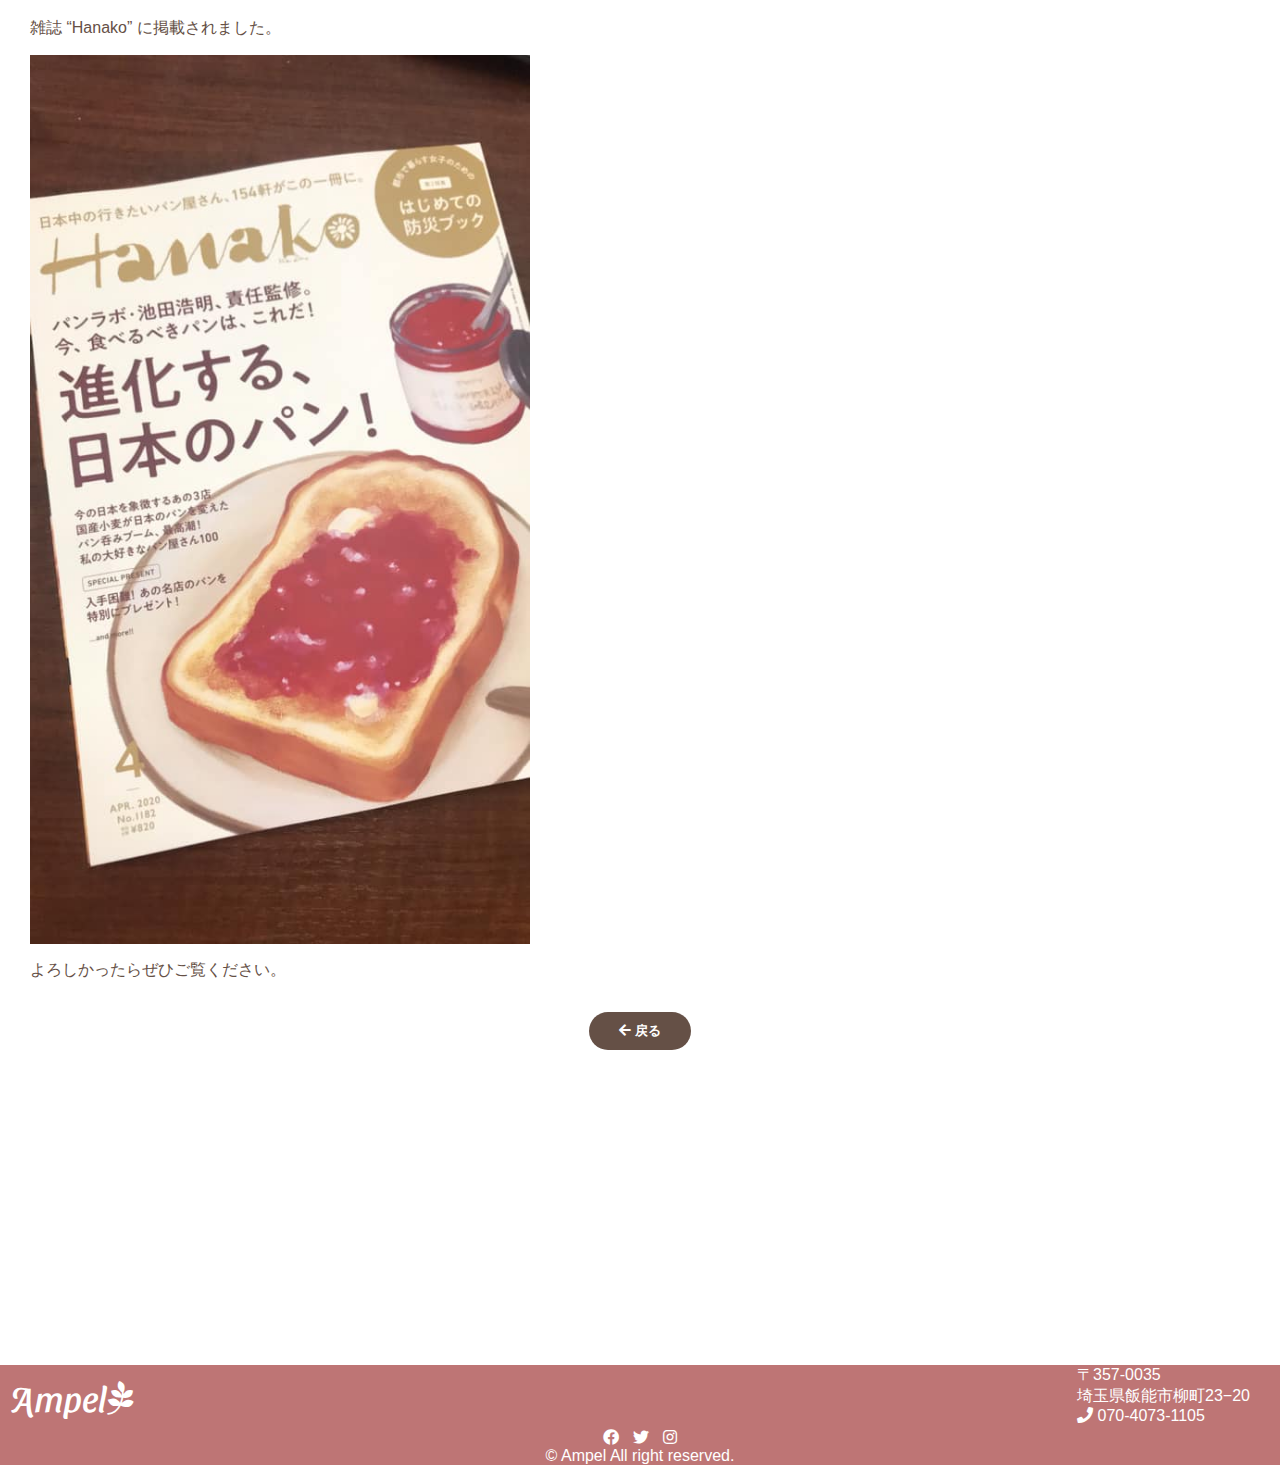
<file: news.html>
<!DOCTYPE html>
<html lang="en">
<head>
    <meta charset="UTF-8">
    <meta name="viewport" content="width=device-width, initial-scale=1.0">
    <title>Ampel</title>
    <link rel="preconnect" href="https://fonts.gstatic.com">
    <link href="https://fonts.googleapis.com/css2?family=Sansita+Swashed&display=swap" rel="stylesheet"><!--Google Font Sansita Swashed -->
    <link rel="stylesheet" href="https://maxcdn.bootstrapcdn.com/font-awesome/4.4.0/css/font-awesome.min.css"> 
    <link rel="stylesheet" href="css/all.min.css"> <!--FontAwsome -->
    <link rel="stylesheet" href="css/styles.css"> <!--CSS-->
    <script src="https://ajax.googleapis.com/ajax/libs/jquery/3.5.1/jquery.min.js"></script><!--JQUERY-->
</head>
<body>
    <div class="wrapper">
        <header>
            <div class="top-bar"> <!--Top header and Nav bar-->
                <div class="logo"><a href="index.html">Ampel<i class="fab fa-pagelines i-pagelines"></i></a></div>
                <button class="nav-button" id="nav-button"><span class="hamburger-icon">&#9776;</span><span class="sr-only">Menu</span></button>
                <nav id="nav-items" class="nav-items">
                    <ul>
                        <li><a href="news.html">News</a></li>
                        <li><a href="about.html">About</a></li>
                        <li><a href="menu.html">Menu</a></li>
                        <li><a href="contact.html">Contact</a></li>
                    </ul>
                </nav>
            </div>
        </header>
    
        <div class="banner"> <!--Banner Main Big Photo-->
            <div class="pic">
                    <img src="images/page-banners/news-banner.png" alt="news">
            </div>
            <div class="page-title">
                <h1>News</h1>
            </div> 
        </div>
    
        <main>
            
            <section class="main-section news-page-main-section">
                <article class="news-article">
                    <h2>2020.11.07</h2>
                    <p>埼玉オーガニックマーケットに出品します！</p>
                    <p>ぜひご来店ください。</p>
                    <img src="images/news/124097210_3124666277638274_2353763673595829388_o.jpg" alt="slide images of the shop">
                    <p>お待ちしております！</p>  
                </article>
                <article class="news-article">
                    <h2>2020.08.14</h2>
                    <p>8月14日、15日はお盆休みとさせていただきます</p>
                    <p>16日より通常営業いたします。</p>
                    <img src="images/news/67646396_2084979491606963_8257294404331503616_n.jpg" alt="handwriting news image">
                    <p>よろしくお願いいたします。</p>  
                </article>
                <article class="news-article">
                    <h2>2020.04.01</h2>
                    <p>雑誌 “Hanako” に掲載されました。</p>
                    <!-- <p>よろしかったらぜひご覧ください。</p> -->
                    <img src="images/news/88056695_2478822415556000_8714317115475099648_n.jpg" alt="image of book">
                    <p>よろしかったらぜひご覧ください。</p>  
                </article>
                <div class="btn-wrapper">
                    <button class="btn-common"><a href="index.html"><i class="fas fa-arrow-left"></i> 戻る</a></button>
                </div>
                <article  class="contact-g-map">
                            
                    <iframe src="https://www.google.com/maps/embed?pb=!1m18!1m12!1m3!1d3233.907222995816!2d139.31891941405095!3d35.851278428236995!2m3!1f0!2f0!3f0!3m2!1i1024!2i768!4f13.1!3m3!1m2!1s0x6019264bb42f83e7%3A0xd5b31727f0f35f68!2z5pel5pys44CB44CSMzU3LTAwMzUg5Z-8546J55yM6aOv6IO95biC5p-z55S677yS77yT4oiS77yS77yQ!5e0!3m2!1sja!2sca!4v1606821462704!5m2!1sja!2sca" width="100%" height="300" frameborder="0" style="border:0;" allowfullscreen="" aria-hidden="false" tabindex="0"></iframe>
                </article>
            </section>
          
        </main>
    
        <footer> <!--Footer-->
            <div class="logo">
                <a href="index.html">Ampel<i class="fab fa-pagelines i-pagelines"></i></a>
            </div>
            
            <div class="contact">
               <div class="address">
                    〒357-0035<br>
                    埼玉県飯能市柳町23−20<br>
                    <i class="fas fa-phone"></i> 070-4073-1105
                </div>
            </div>
            <div class="i-icons">
                <!-- SNS Icons -->
                <a href="#0"><i class="fab fa-facebook" style="color:white;"></i></a>
                <a href="#0"><i class="fab fa-twitter" style="color:white;"></i></a>
                <a href="#0"><i class="fab fa-instagram" style="color:white;"></i></a>
            </div>
            <div class="copy-right">
                <p>&copy; Ampel All right reserved.</p>
            </div>
        </footer> <!--Footer ends here -->
        
    </div><!-- wrapper -->
    <script src="./scripts/scripts.js"></script>    
    <script src="./scripts/slide-scripts.js"></script>  
    <script src="./scripts/calendar.js"></script> 
    <script src="./scripts/api-scripts.js"></script>  
</body>
</html>
</file>
<file: css/styles.css>
@charset "utf-8";

/* Resets */

/* Box Sizing Reset */
*,
*:before,
*:after {
    box-sizing: border-box;
}

/* Img reset */
img {
    width: 100%;
    height: auto;
    vertical-align: bottom;
}

iframe{
    vertical-align: bottom;
}

body {
    margin: 0 auto;
    font-family: "游ゴシック体", "Yu Gothic", "ヒラギノ角ゴ Pro", "Hiragino Kaku Gothic Pro", "メイリオ", "Meiryo", sans-serif;
    background-color: rgba(255, 255, 255, 0.9);;
    color:#655046;
}

/*WHOLE CONTENTS */
.wrapper{
    margin:0 auto;
}

/* HEADER */
.logo a, .logo-bottom a{
    text-decoration: none;
    font-family: 'Sansita Swashed', cursive;
    font-size:2.2rem;
    color:white;
    display:flex;
    width:88px;
    line-height: 64px;
    padding-left:10px;
}

.i-pagelines {
    display:inline-block;
    align-self:center ;
}

.hamburger-icon{
    font-size:1.5rem;
}

.hamburger-icon:hover{
    cursor:pointer;
    font-size:1.8rem;
}

.top-bar{
    display:flex;
    justify-content: space-between;
    flex-wrap:wrap;
    background-color:#be7575;
   
}

.sr-only {
    display:none;
}

.nav-button{
background-color:#be7575;
border-style:none;
color:white;
outline:none;
}

.nav-items{
    display:none;
    width:100%;
}

.nav-items.visible{
    display:block;
    animation: show 1.5s linear 0s;
    /* opacity:1; */
}

@keyframes show{
    from{
        opacity: 0;
    }
    to{
        opacity: 1;
    }
}


.nav-items ul{
    list-style:none;
    text-align: center;
    margin:0;
    padding:0px 0;
    
}

.nav-items ul a{
    font-weight:bold;
    text-decoration:none;
    color:white;
    display:block;
    padding:5px 0;
    background:hsl(0,36%,60.2%);
    transition:background-color, font-size .3s;
    
}

.nav-items ul a:hover{
    background:hsl(0,36%,70%);
    font-size:1.2em;
}

@media(min-width:600px){
    .nav-button{
        display:none;
    }
        
    .nav-items{
        display:block;
        width:auto;
    }

    .nav-items ul{
        list-style:none;
        padding:0;
        margin:0;
        display:flex;
    }

    .nav-items ul a{
        font-size:1.3em;
        line-height:64px;
        padding:0 20px;
        background:hsl(0,36%,60.2%);
        transition:background-color, font-size .3s;
    }

    .nav-items ul a:hover{
        background:hsl(0,36%,70%);
        font-size:1.5em;
    }
     
}

main h1{
    margin:0 auto;
    text-align: center;
    font-size:2rem;
    color:#b98e51;
    padding-top:20px;
    text-transform: uppercase;
}

.contents-wrapper{
    padding:20px 30px;
}

/* NEWS */
.news{
    background-color: #f0ebea;
}

.news-item{
    padding:5px 0;
}

@media(min-width:600px){
    .news-item{
        display:flex; 
        width:100%;
    }
    .news-item .news-date{
        width:35%;
        text-align: center;
    }
    .news-item .news-text{
        width:55%;
    }
}

.news p,.about p, .shop p{
    margin:0;
    padding:0;
}

/* ABOUT */
.about img{
    width:80%;
    height:auto;
}

.about-contents{
    text-align:center;
}

/* MENU */
.menu{
    background-color: #f0ebea;
}

.menu-contents{
display:grid;
grid-template-columns:1fr 1fr;
}

@media(min-width:600px){
    .menu-contents{
    grid-template-columns:1fr 1fr 1fr;
    }
}

@media(min-width:900px){
    .menu-contents{
    grid-template-columns:1fr 1fr 1fr 1fr;
    }
}

.menu-item{
    text-align: center;
}

.menu-item img{
    width:77%;
    height:auto;
}
.menu-item p{
   margin:0;
   padding:0;
}

/* CONTACT */
.shop-contents{
    display: flex;
    flex-direction: column;
    align-items: center;
}

.shop-info{
    margin-bottom:30px;
}

.shop-info h2{
    margin:0;
    padding:0;
}

.btn-wrapper{
    display: block;
    text-align: center;
    padding: 15px 0;
}
.btn-common{
    background-color:#655046;
    border-radius:20px;
    border:none;
    padding:10px 30px;
    cursor:pointer;
    outline:none;
}

.btn-common:hover{
    opacity:0.9;
}

.btn-wrapper a{
   text-decoration:none;
   color:white;
   font-weight: bold;
   user-select: none;
}

@media(min-width:900px){
    .shop-contents{
        flex-direction: row; 
        justify-content: center;
        width:100%;
        padding:20px 0 0; 
    }
    .shop-info{
        width:40%;
        margin-right:10px;
    }
    .shop-img{
        width:45%;
        margin-left:10px;
    }
}

/* GMAP */
.g-map{
padding:20px 0 0;
}

/* FOOTER */
footer{
    background-color:#be7575;
    color:white;
    display:flex;
    flex-wrap:wrap;
    justify-content: space-between;
}

.contact .address{
    padding:0 10px;
}

.fa-facebook::before, .fa-twitter::before, .fa-instagram::before{
padding:5px;
}

.i-icons, .copy-right{
    width:100%;
    text-align: center;
}

.copy-right p{
    margin:0;
}

@media(min-width:900px){
    .contact .address{
        padding:0 30px;
    }
}

/* EMAIL CONTACT PAGE */
.shop-contact-form form{
    background-color:#f0ebea;
    margin-bottom:15px;
}

fieldset{
   padding:20px 30px 30px;
   border:none;
}

.form-item{
    margin-bottom:30px;
    position: relative;
} 

.form-item.success input{
    border-color:rgb(76, 189, 76);
    } 

.form-item.success textarea{
    border-color:rgb(76, 189, 76);
    } 
    

.form-item.error input{
    border-color:rgb(221, 53, 53);
} 

.form-item.error textarea{
    border-color:rgb(221, 53, 53);
} 

.form-item.success i.fa-check-circle{
    visibility: visible;
    } 

 .form-item.error i.fa-exclamation-circle{
    visibility: visible;
    } 

.form-item i{
    position:absolute;
    top:32px;
    right:10px;
    visibility: hidden;
}

.form-item small{
    position: absolute;
    left:0;
    bottom:-20px;
    visibility: hidden;
}

.form-item.error small{
    visibility: visible;
    color:rgb(221, 53, 53);
    } 


input, textarea{
    border:1px solid white;
    width:100%;
    border-radius:5px;
    font-size:20px;
    outline:none;
}

.success, .error, .return{
    text-align: center;
}

.submit-btn {
    background-color:#655046;
    width:100%;
    display:block;
    font-size:16px;
    border:none;
    color:white;
    padding:5px 30px;
    border-radius:10px;
    cursor:pointer;
    outline:none;
    margin:10px 0;
    box-shadow:0 10px 0 #342a25;
    user-select: none;
}

.submit-btn:hover{
    opacity: .9;
}

.submit-btn:active{
    box-shadow:0 5px 0 #54433b;
    margin-top:15px;
}

#status {
    border-radius:5px;
    padding:5px 0;
    text-align:center;
 
}

#status.success{
   color:white;
   background-color: green;
   animation:status 5s ease forwards;
}

#status.error{
    color:white;
    background-color: red;
    animation:status 5s ease forwards;
}

@keyframes status{
    0%{
    opacity:1;
    pointer-events: all;
    }
    90%{
    opacity:1;
    pointer-events: all;
    }
    100%{
    opacity:0;
    pointer-events: none;
    }
}

.contact-gmap{
    padding:0;
}

@media(min-width:600px){
    .email-shop-contents{
      max-width:700px;
      margin:0 auto;
    }

}

/* INDIVIDUAL NEWS PAGE */
.news-page-main-section{
    display:flex;
    flex-direction:column;
    justify-content: center;
    padding:0 30px;
}

.news-page-main-section h2, .menu-page-main-section h2{
   border-bottom:1px solid #655046;
}

.news-article{
    max-width: 1000px;
    padding:0;
}

.news-article img{
    width: 50%;
    height:auto;
}

/* ABOUT PAGE */
.about-page-contents{
    padding:20px 30px;
}

@media(min-width:740px){
.about-page-contents {
    display:flex;
    justify-content: center;
    width:100%;  
    padding:0 30px;
}

.about-page-contents:nth-child(2) {
    display:flex;
    flex-direction:row-reverse;
    justify-content: center;
    width:100%;  
    padding:0 30px;
}

.owner-comments{
    width:47%;
    padding:20px;
}

.about-img{
    width:47%;
    padding:20px;
}
.about-img img{
   display:block;
   text-align: center;
   margin:0 auto;
}

}

/* MENU PAGE */
.menu-page-main-section{
   padding:0 30px;
}

/* BANNER */
.banner{
    position: relative;
}

.page-title{
    background-color: rgba(0,0,0,.5);
    color:white;
    position: absolute;
    top:50%;
    left:0%;
    width:100%;
    text-align:center;
    transform: translateY(-50%);
    white-space: nowrap;
    font-size:1.1rem;
}

@media(min-width:700px){
.page-title{
    background-color: rgba(0,0,0,.4);
    color:white;
    position: absolute;
    top:50%;
    left:0%;
    width:100%;
    text-align:center;
    transform: translateY(-50%);
    white-space: nowrap;
    font-size:2.4rem;
}

}

/* SLIDE SHOW */
#slideshow { 
    position: relative; 
}

#slideshow > div { 
    position: absolute; 
    top: 0px; 
    left: 0px; 
    right: 0px; 
    bottom: 0px; 
}

/* CALENDAR STYLE */
.calender{
    margin-bottom:30px;
}

.calendar-shop-info h2{
    margin:0;
    padding:0;
    font-size:2px;
}

.calendar-shop-info p{
    font-size:16px;
    text-align:center;
}

table{
    border:2px solid #f0ebea;
    border-collapse: collapse; 
    font-size:1rem;
    margin:0 auto;
}

thead, tfoot{
    background:#f0ebea;
}

tfoot{
    font-weight:bold;
}

th, td{
    padding:8px;
    text-align: center;
}

tbody td:first-child{
    color:red;
}

tbody td:last-child{
    color:blue;
}

tbody td:nth-child(2),
tbody td:nth-child(3) {
    background-color:lightgray;
}

td.disabled{
    opacity:0.3;
}

td.today{
    /* background-color:#f0ebea;
    border-radius: 50%; */
    font-weight:bolder;
}

#prev, #next, #today{
    cursor: pointer;
    user-select:none;
}

@media(min-width:500px){
    .calender{
        display:flex;
        flex-wrap:wrap;
        justify-content: center;
        margin-bottom:50px;
    }
    
    .calender >h1{
        width:100%;
        margin-bottom:30px;
    }
    
    .calendar-shop-info{
        width:50%;
        text-align:center;
       
    }
    
    .calendar-shop-info h2{
    
        font-size:28px;
    }
    
    .calendar-shop-info p{
        font-size:20px;
    }
    
    table{
        border:2px solid #f0ebea;
        border-collapse: collapse; 
        font-size:1.5rem;
        margin:0;
    }
    
}
</file>
